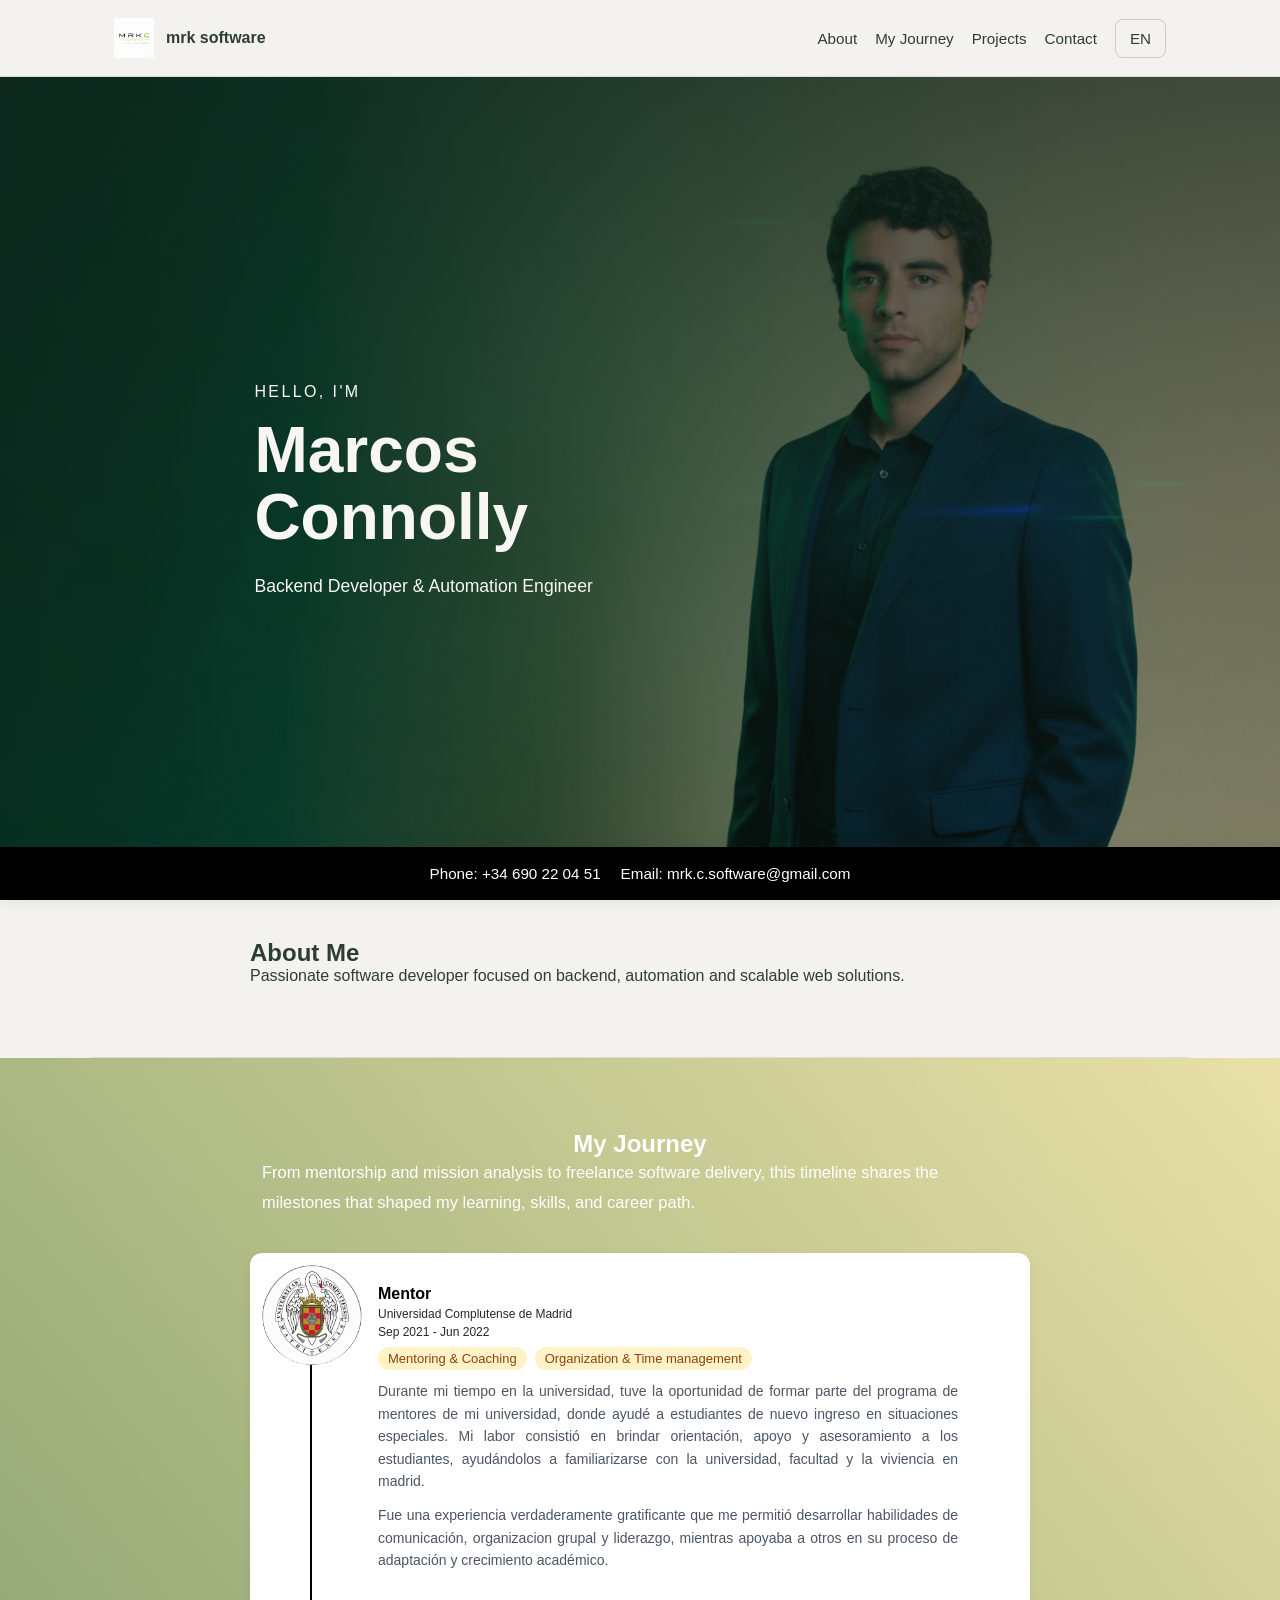
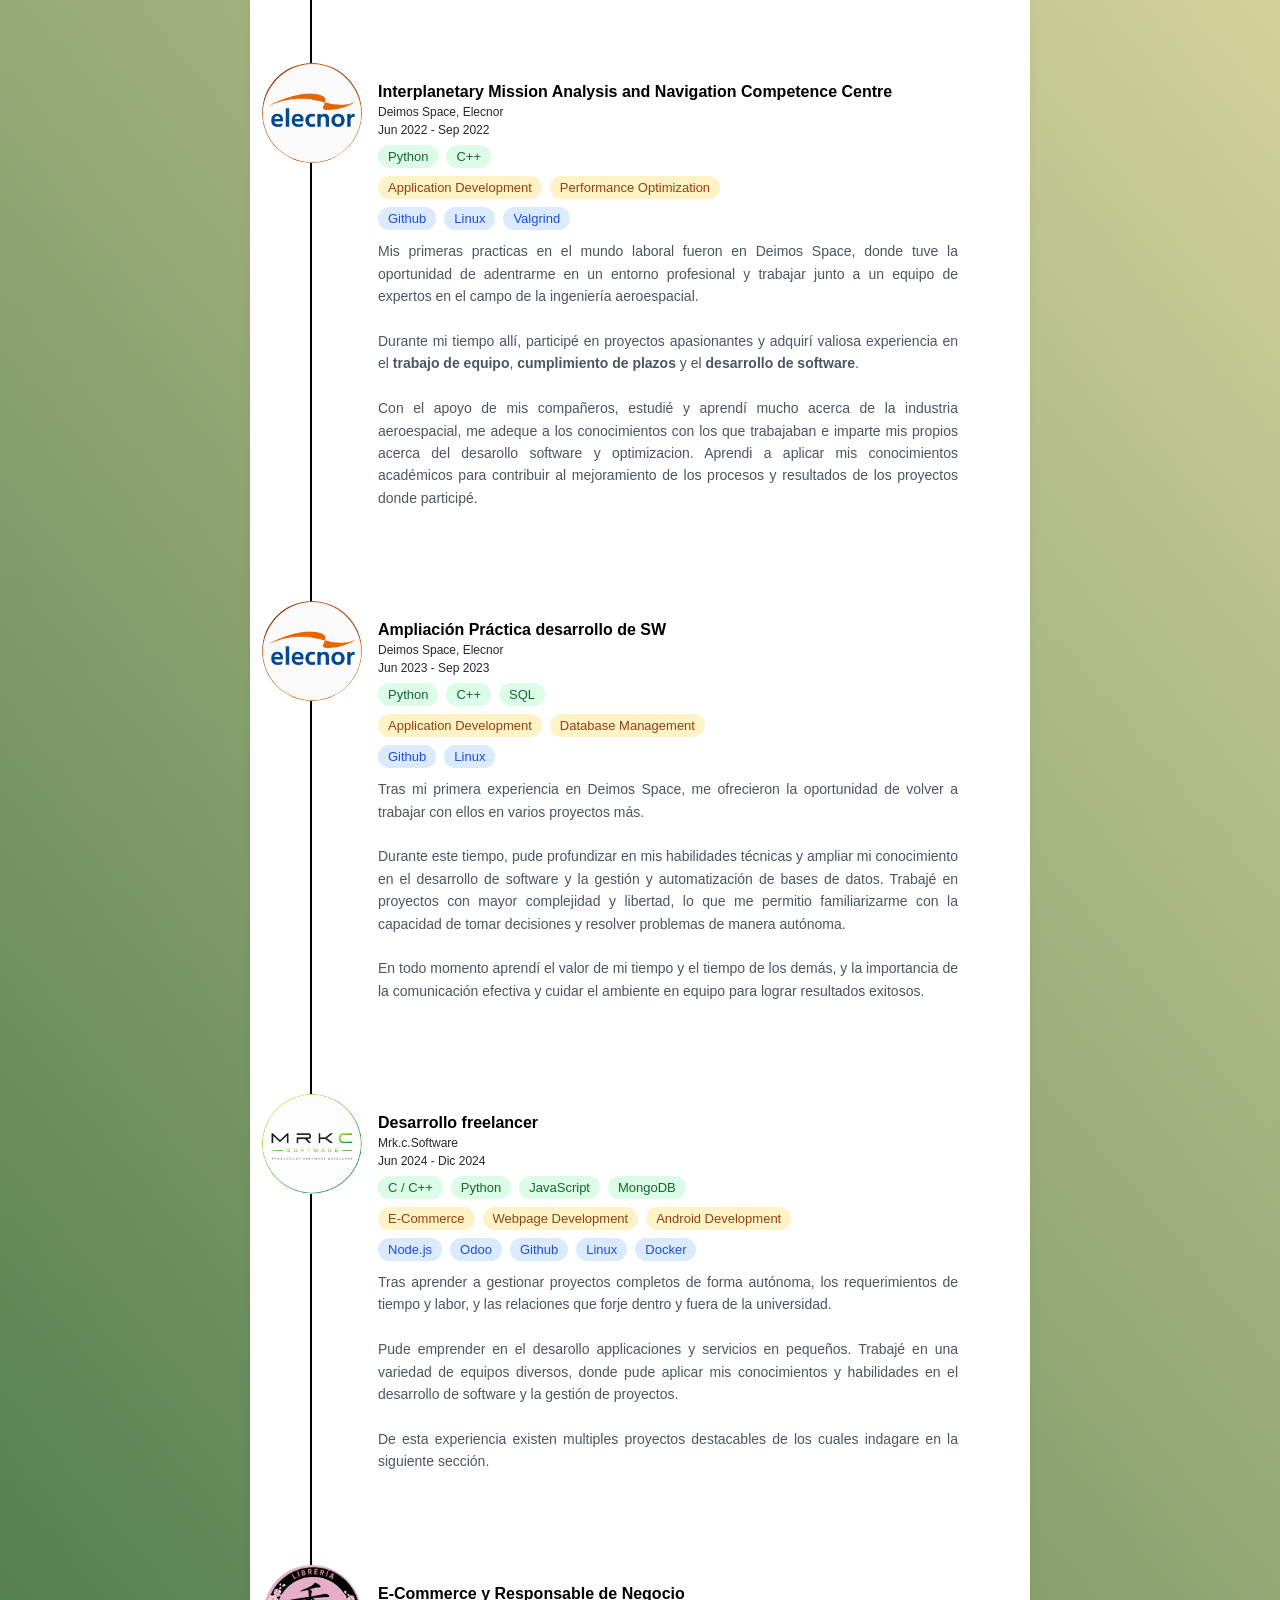
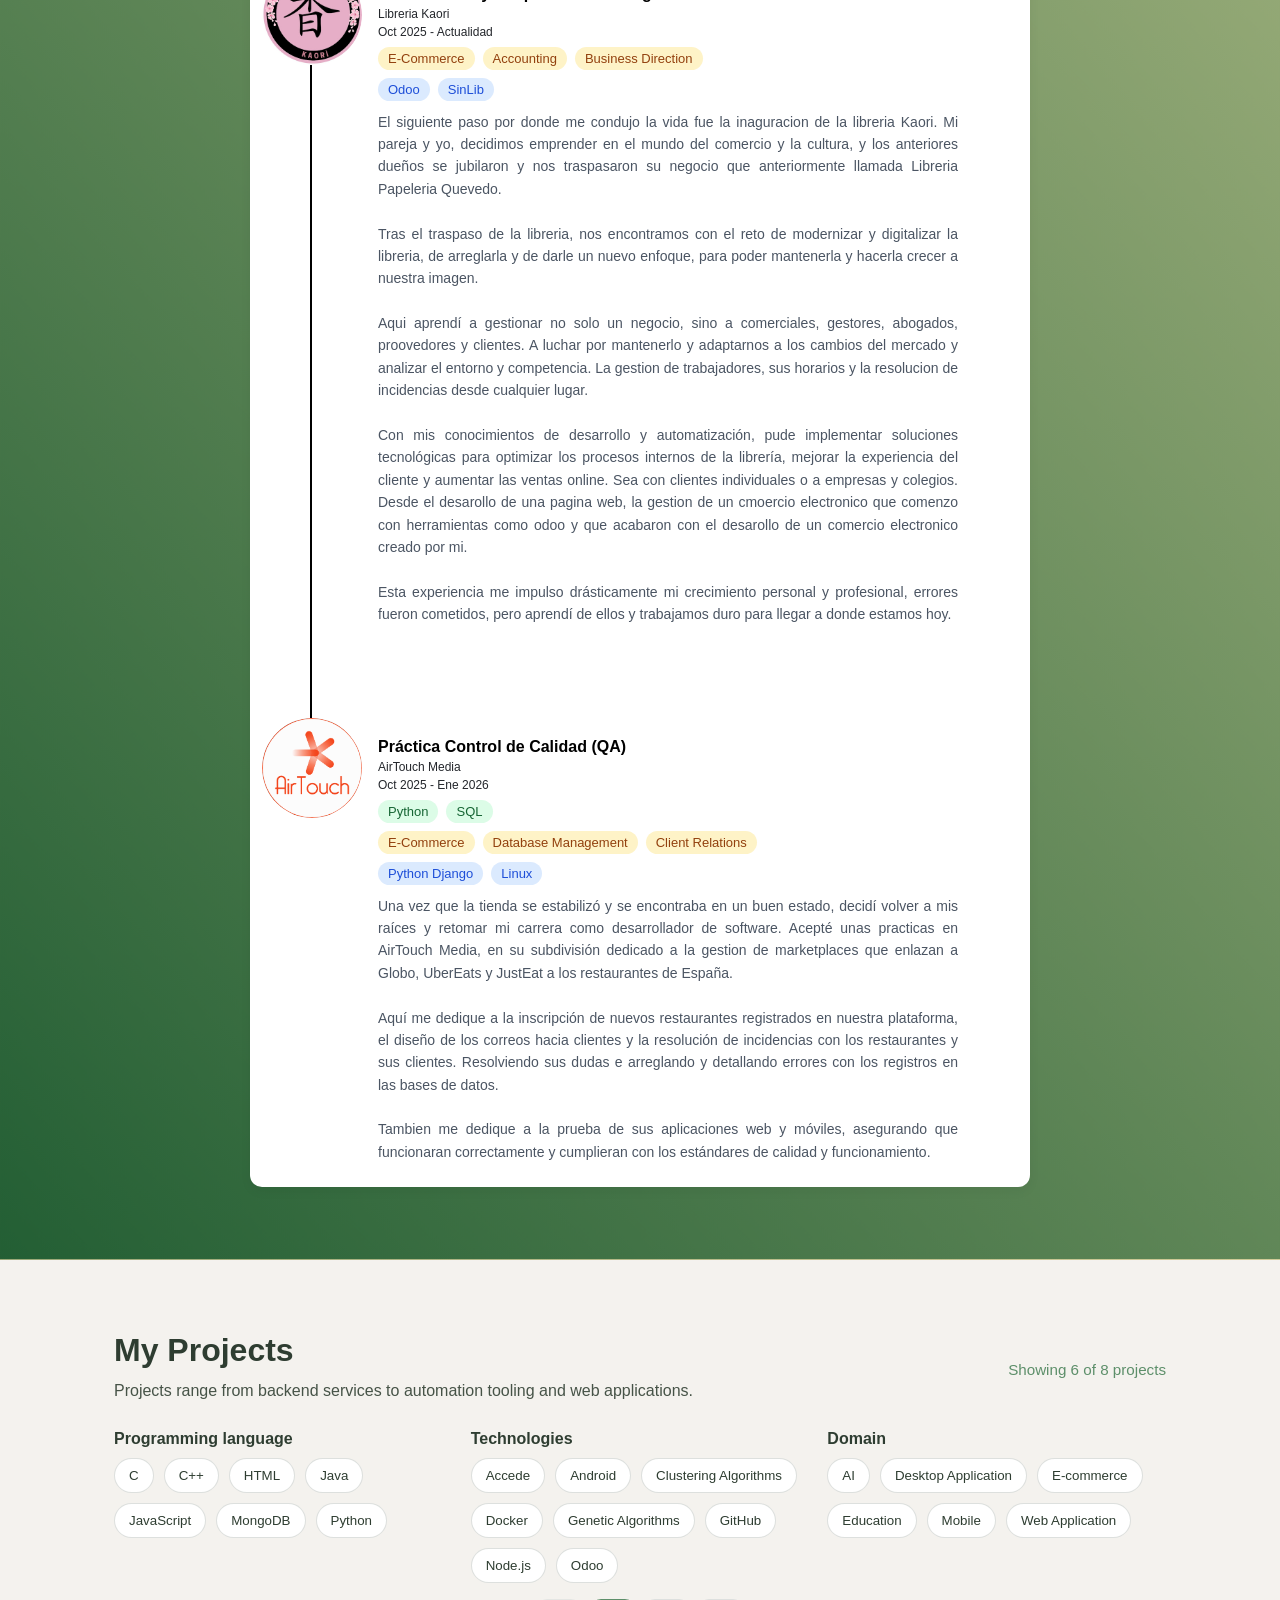
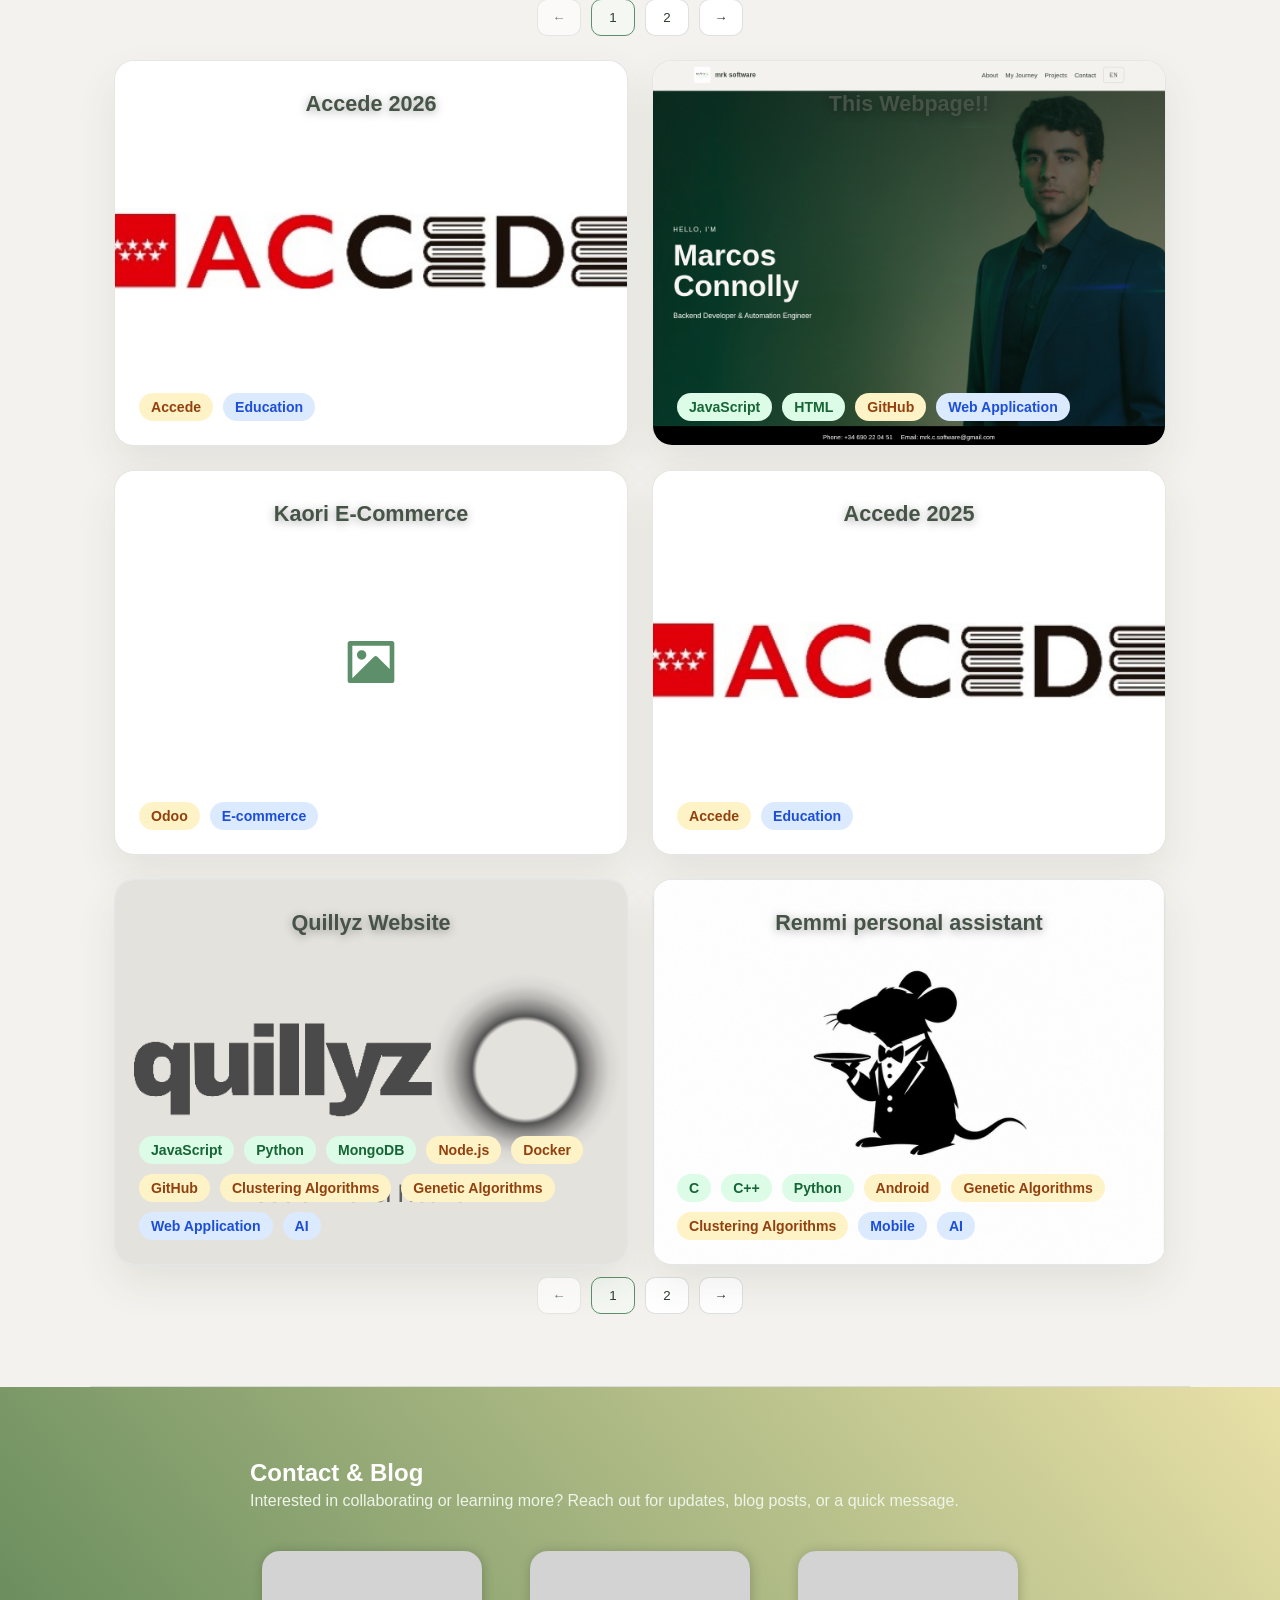
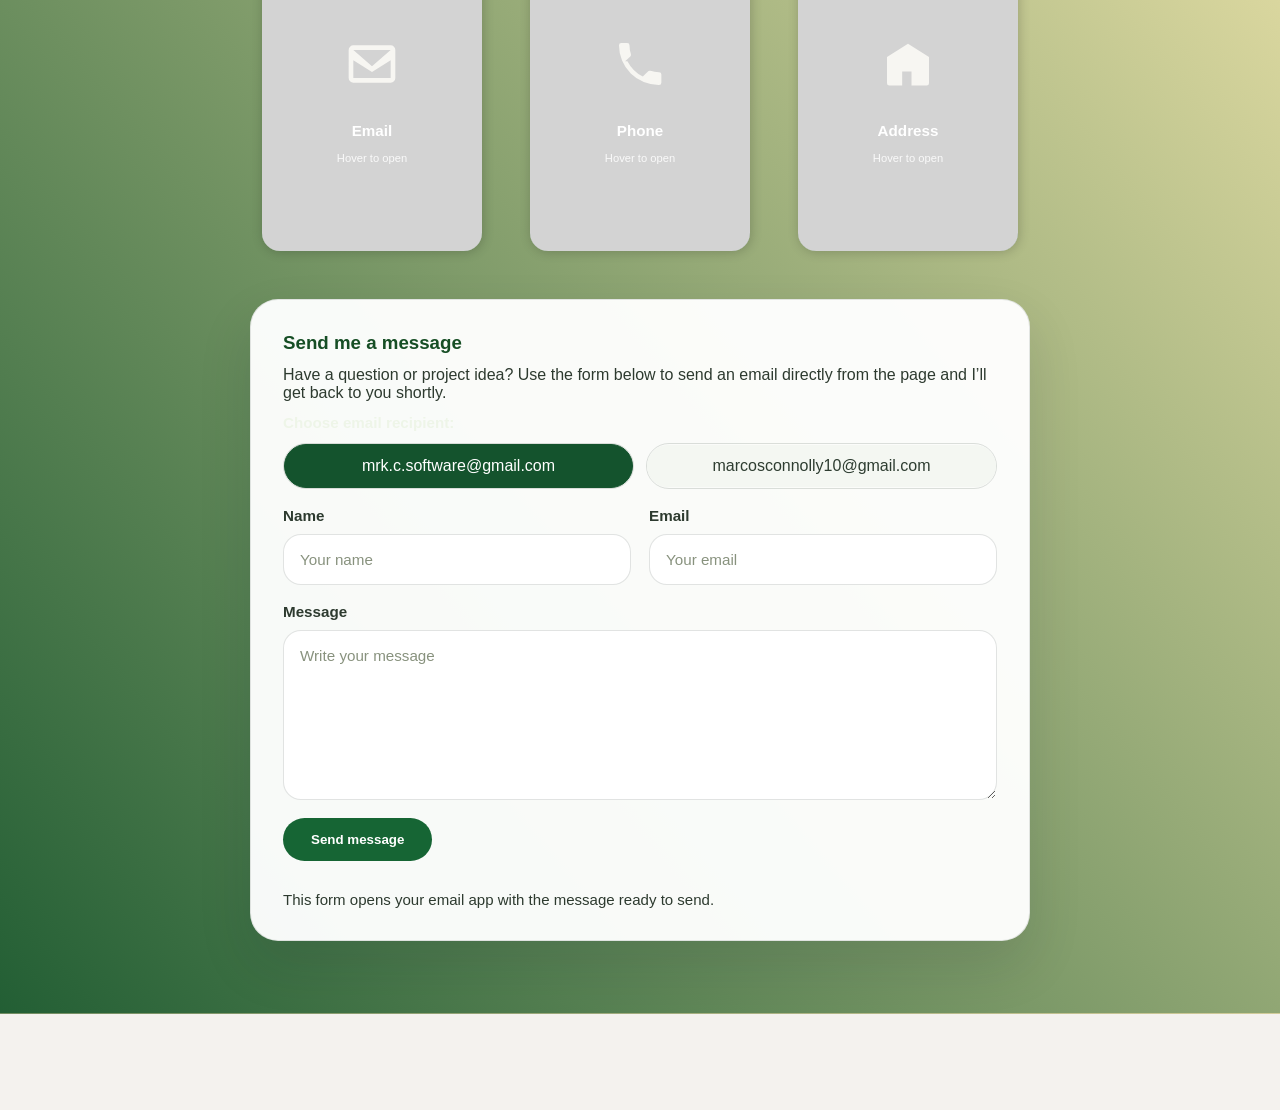
<file: index.html>
<!DOCTYPE html>
<html lang="en">
<head>
  <meta charset="UTF-8" />
  <meta name="viewport" content="width=device-width, initial-scale=1.0" />
  <title>Marcos Connolly</title>
  <link rel="stylesheet" href="css/styles.css" />
</head>
<body>
  <!-- Page header: logo on the left, section menu on the right -->
  <header class="site-header">
    <div class="header-inner">
      <a href="#hero" class="brand">
        <img src="assets/img/icon/MRKCSSquareLogoWhite.png" alt="Logo" class="logo" />
        <span>mrk software</span>
      </a>
      <nav class="site-nav">
        <a href="#about">About</a>
        <a href="#timeline">My Journey</a>
        <a href="#projects">Projects</a>
        <a href="#contact">Contact</a>
        <button type="button" class="lang-button">EN</button>
      </nav>
    </div>
  </header>

  <main>
    <!-- Main hero screen with background image and name/title on the left -->
    <section id="hero" class="hero">
      <div class="hero-content">
        <p class="hero-intro">Hello, I'm</p>
        <h1>Marcos Connolly</h1>
        <p class="hero-role">Backend Developer & Automation Engineer</p>
      </div>
    </section>

    <!-- About section: concise personal summary -->
    <section id="about" class="section-block-white">
      <div class="section-inner">
        <h2>About Me</h2>
        <p>Passionate software developer focused on backend, automation and scalable web solutions.</p>
      </div>
    </section>

    <!-- Journey section: overview of experience and milestones -->
    <section id="timeline" class="section-block-green">
      <div class="section-inner">
        <div class="timeline-header">
          <h2>My Journey</h2>
          <p>From mentorship and mission analysis to freelance software delivery, this timeline shares the milestones that shaped my learning, skills, and career path.</p>
        </div>

        <!-- From Uiverse.io by PriyanshuGupta28 --> 
         <!-- Timeline stepper component outer box -->
        <div class="timeline-stepper-box">
          <!-- Timeline stepper component with steps and controls -->
          <div class="timeline-stepper-step timeline-stepper-completed">

            <!-- Timeline stepper circle with checkmark icon -->
            <div class="timeline-stepper-circle has-logo"><img src="assets/img/icon/UCMIcon.png" alt="Logo" class="timeline-logo" /></div>
            <div class="timeline-stepper-line"></div>
            <div class="timeline-stepper-content">
              <div class="timeline-stepper-title">Mentor</div>
              <div class="timeline-stepper-time">Universidad Complutense de Madrid</div>
              <div class="timeline-stepper-time">Sep 2021 - Jun 2022</div>
              <div class="timeline-tags-row">
                <div class="timeline-stepperyellow-tag">Mentoring & Coaching</div>
                <div class="timeline-stepperyellow-tag">Organization & Time management</div>
              </div>
              <p class="timeline-stepper-description">
                Durante mi tiempo en la universidad, tuve la oportunidad de formar parte del 
                programa de mentores de mi universidad, donde ayudé a estudiantes de nuevo ingreso en situaciones especiales. 
                Mi labor consistió en brindar orientación, apoyo y asesoramiento a los estudiantes, 
                ayudándolos a familiarizarse con la universidad, facultad y la viviencia en madrid.
              </p>
              <p class="timeline-stepper-description">
                Fue una experiencia verdaderamente gratificante que me permitió desarrollar habilidades de comunicación,
                organizacion grupal y liderazgo, mientras apoyaba a otros en su proceso de adaptación y crecimiento académico.
              </p>

            </div>
          </div>

          <!-- Timeline stepper step: Active -->
          <div class="timeline-stepper-step timeline-stepper-active">
            <div class="timeline-stepper-circle has-logo"><img src="assets/img/icon/ElecnorIcon.png" alt="Logo" class="timeline-logo" /></div>
            <div class="timeline-stepper-line"></div>
            <div class="timeline-stepper-content">
              <div class="timeline-stepper-title">Interplanetary Mission Analysis and Navigation Competence Centre</div>
              <div class="timeline-stepper-time">Deimos Space, Elecnor</div>
              <div class="timeline-stepper-time">Jun 2022 - Sep 2022</div>
              <div class="timeline-tags-row">
                <div class="timeline-steppergreen-tag">Python</div>
                <div class="timeline-steppergreen-tag">C++</div>
              </div>
              <div class="timeline-tags-row">
                <div class="timeline-stepperyellow-tag">Application Development</div>
                <div class="timeline-stepperyellow-tag">Performance Optimization</div>
              </div>
              <div class="timeline-tags-row">
                <div class="timeline-stepperblue-tag">Github</div>
                <div class="timeline-stepperblue-tag">Linux</div>
                <div class="timeline-stepperblue-tag">Valgrind</div>
              </div>
              <p class="timeline-stepper-description">
                Mis primeras practicas en el mundo laboral fueron en Deimos Space, donde tuve la
                 oportunidad de adentrarme en un entorno profesional y trabajar junto a un equipo
                  de expertos en el campo de la ingeniería aeroespacial. <br><br>
                Durante mi tiempo allí, participé en proyectos apasionantes y adquirí valiosa
                 experiencia en el <b>trabajo de equipo</b>, <b>cumplimiento de plazos</b> y el <b>desarrollo de software</b>.<br><br>
                Con el apoyo de mis compañeros, estudié y aprendí mucho acerca de la industria aeroespacial,
                me adeque a los conocimientos con los que trabajaban e imparte mis propios acerca del desarollo software y optimizacion.
                Aprendi a aplicar mis conocimientos académicos para contribuir
                al mejoramiento de los procesos y resultados de los proyectos donde participé.
              </p>

            </div>
          </div>


          <!-- Timeline stepper step: Active -->
          <div class="timeline-stepper-step timeline-stepper-active">
            <div class="timeline-stepper-circle has-logo"><img src="assets/img/icon/ElecnorIcon.png" alt="Logo" class="timeline-logo" /></div>
            <div class="timeline-stepper-line"></div>
            <div class="timeline-stepper-content">
              <div class="timeline-stepper-title">Ampliación Práctica desarrollo de SW</div>
              <div class="timeline-stepper-time">Deimos Space, Elecnor</div>
              <div class="timeline-stepper-time">Jun 2023 - Sep 2023</div>
              <div class="timeline-tags-row">
                <div class="timeline-steppergreen-tag">Python</div>
                <div class="timeline-steppergreen-tag">C++</div>
                <div class="timeline-steppergreen-tag">SQL</div>
              </div>
              <div class="timeline-tags-row">
                <div class="timeline-stepperyellow-tag">Application Development</div>
                <div class="timeline-stepperyellow-tag">Database Management</div>
              </div>
              <div class="timeline-tags-row">
                <div class="timeline-stepperblue-tag">Github</div>
                <div class="timeline-stepperblue-tag">Linux</div>
              </div>
              <p class="timeline-stepper-description">
                Tras mi primera experiencia en Deimos Space, me ofrecieron la oportunidad
                 de volver a trabajar con ellos en varios proyectos más.  <br><br>
                  Durante este tiempo, pude profundizar en mis habilidades técnicas y 
                  ampliar mi conocimiento en el desarrollo de software y la gestión y 
                  automatización de bases de datos.
                Trabajé en proyectos con mayor complejidad y libertad, lo que me permitio
                 familiarizarme con la capacidad de tomar decisiones y resolver problemas
                  de manera autónoma.<br><br>
                En todo momento aprendí el valor de mi tiempo y el tiempo de los demás, y
                 la importancia de la comunicación efectiva y cuidar el ambiente en equipo
                  para lograr resultados exitosos.
              </p>
            </div>
          </div>

                    <!-- Timeline stepper step: Active -->
          <div class="timeline-stepper-step timeline-stepper-active">
            <div class="timeline-stepper-circle has-logo"><img src="assets/img/icon/MRKCSCircularLogoWhite.png" alt="Logo" class="timeline-logo" /></div>
            <div class="timeline-stepper-line"></div>
            <div class="timeline-stepper-content">
              <div class="timeline-stepper-title">Desarrollo freelancer</div>
              <div class="timeline-stepper-time">Mrk.c.Software</div>
              <div class="timeline-stepper-time">Jun 2024 - Dic 2024</div>
              <div class="timeline-tags-row">
                <div class="timeline-steppergreen-tag">C / C++</div>
                <div class="timeline-steppergreen-tag">Python</div>
                <div class="timeline-steppergreen-tag">JavaScript</div>
                <div class="timeline-steppergreen-tag">MongoDB</div>
              </div>
              <div class="timeline-tags-row">
                <div class="timeline-stepperyellow-tag">E-Commerce</div>
                <div class="timeline-stepperyellow-tag">Webpage Development</div>
                <div class="timeline-stepperyellow-tag">Android Development</div>
              </div>
              <div class="timeline-tags-row">
                <div class="timeline-stepperblue-tag">Node.js</div>
                <div class="timeline-stepperblue-tag">Odoo</div>
                <div class="timeline-stepperblue-tag">Github</div>
                <div class="timeline-stepperblue-tag">Linux</div>
                <div class="timeline-stepperblue-tag">Docker</div>
              </div>
              <p class="timeline-stepper-description">
                Tras aprender a gestionar proyectos completos de forma autónoma, 
                los requerimientos de tiempo y labor, y las relaciones que forje 
                dentro y fuera de la universidad.<br><br>
                Pude emprender en el desarollo applicaciones y servicios en pequeños. 
                Trabajé en una variedad de equipos diversos, donde pude aplicar mis 
                conocimientos y habilidades en el desarrollo de software y la gestión de proyectos. <br><br>
                De esta experiencia existen multiples proyectos destacables de los 
                cuales indagare en la siguiente sección.
                

              </p>
            </div>
          </div>

              
          <!-- Timeline stepper step: Pending --> 
          <div class="timeline-stepper-step timeline-stepper-pending">
            <div class="timeline-stepper-circle has-logo"><img src="assets/img/icon/LibreriaKaori.jpg" alt="Logo" class="timeline-logo" /></div>
            <div class="timeline-stepper-line"></div>
            <div class="timeline-stepper-content">
              <div class="timeline-stepper-title">E-Commerce y Responsable de Negocio</div>
              <div class="timeline-stepper-time">Libreria Kaori</div>
              <div class="timeline-stepper-time">Oct 2025 - Actualidad</div>
              <div class="timeline-tags-row">
                <div class="timeline-stepperyellow-tag">E-Commerce</div>
                <div class="timeline-stepperyellow-tag">Accounting</div>
                <div class="timeline-stepperyellow-tag">Business Direction</div>
              </div>
              <div class="timeline-tags-row">
                <div class="timeline-stepperblue-tag">Odoo</div>
                <div class="timeline-stepperblue-tag">SinLib</div>
              </div>
              <p class="timeline-stepper-description">
                El siguiente paso por donde me condujo la vida fue la inaguracion de la libreria Kaori. 
                Mi pareja y yo, decidimos emprender en el mundo del comercio y la cultura, y los anteriores
                 dueños se jubilaron y nos traspasaron su negocio que anteriormente llamada Libreria Papeleria Quevedo. <br><br>   

                Tras el traspaso de la libreria, nos encontramos con el reto de modernizar y digitalizar la libreria,
                de arreglarla y de darle un nuevo enfoque, para poder mantenerla y hacerla crecer a nuestra imagen. <br><br>        
                
                Aqui aprendí a gestionar no solo un negocio, sino a comerciales, gestores, abogados, proovedores y clientes.
                A luchar por mantenerlo y adaptarnos a los cambios del mercado y analizar el entorno y competencia. La gestion de 
                trabajadores, sus horarios y la resolucion de incidencias desde cualquier lugar.<br><br>

                Con mis conocimientos de desarrollo y automatización, pude implementar soluciones tecnológicas para optimizar 
                los procesos internos de la librería, mejorar la experiencia del cliente y aumentar las ventas online. Sea con clientes individuales
                o a empresas y colegios. Desde el desarollo de una pagina web, la gestion de un cmoercio electronico que comenzo con herramientas como
                odoo y que acabaron con el desarollo de un comercio electronico creado por mi.<br><br>

                Esta experiencia me impulso drásticamente mi crecimiento personal y profesional, errores fueron cometidos, pero aprendí de ellos y 
                trabajamos duro para llegar a donde estamos hoy.

              </p>
            </div>
          </div>


          <!-- Timeline stepper step: Pending --> 
          <div class="timeline-stepper-step timeline-stepper-pending">
            <div class="timeline-stepper-circle has-logo"><img src="assets/img/icon/AirTouchMedia.png" alt="Logo" class="timeline-logo" /></div>
            <div class="timeline-stepper-line"></div>
            <div class="timeline-stepper-content">
              <div class="timeline-stepper-title">Práctica Control de Calidad (QA)</div>
              <div class="timeline-stepper-time">AirTouch Media</div>
              <div class="timeline-stepper-time">Oct 2025 - Ene 2026</div>
              <div class="timeline-tags-row">
                <div class="timeline-steppergreen-tag">Python</div>
                <div class="timeline-steppergreen-tag">SQL</div>
              </div>
              <div class="timeline-tags-row">
                <div class="timeline-stepperyellow-tag">E-Commerce</div>
                <div class="timeline-stepperyellow-tag">Database Management</div>
                <div class="timeline-stepperyellow-tag">Client Relations</div>
              </div>
              <div class="timeline-tags-row">
                <div class="timeline-stepperblue-tag">Python Django</div>
                <div class="timeline-stepperblue-tag">Linux</div>

              </div>
              <p class="timeline-stepper-description">
                Una vez que la tienda se estabilizó y se encontraba en un buen estado, 
                decidí volver a mis raíces y retomar mi carrera como desarrollador de software. Acepté unas practicas 
                en AirTouch Media, en su subdivisión dedicado a la gestion de marketplaces que enlazan a Globo, UberEats y JustEat 
                a los restaurantes de España. <br><br>

                Aquí me dedique a la inscripción de nuevos restaurantes registrados en nuestra plataforma, el diseño de los correos
                hacia clientes y la resolución de incidencias con los restaurantes y sus clientes. Resolviendo sus dudas e arreglando y detallando
                errores con los registros en las bases de datos. <br><br>

                Tambien me dedique a la prueba de sus aplicaciones web y móviles, asegurando que funcionaran correctamente y
                 cumplieran con los estándares de calidad y funcionamiento.
                
              </p>
            </div>
          </div>






        </div>

      </div>
    </section>

    <!-- Projects section: portfolio grid with filters and pagination -->
    <section id="projects" class="section-block section-block-white">
      <div class="section-inner">
        <div class="projects-header">
          <div>
            <h2>My Projects</h2>
            <p>Projects range from backend services to automation tooling and web applications.</p>
          </div>
          <div class="projects-page-summary" id="projectPageSummary" aria-live="polite"></div>
        </div>

        <div class="projects-controls">
          <div class="filter-group" aria-label="Programming language filters">
            <span class="filter-label">Programming language</span>
            <div class="filter-chips" id="languageFilters"></div>
          </div>
          <div class="filter-group" aria-label="Technologies filters">
            <span class="filter-label">Technologies</span>
            <div class="filter-chips" id="techFilters"></div>
          </div>
          <div class="filter-group" aria-label="Domain filters">
            <span class="filter-label">Domain</span>
            <div class="filter-chips" id="domainFilters"></div>
          </div>
        </div>

        <div class="projects-pagination-top" id="paginationTop"></div>

        <div class="project-grid" id="projectGrid"></div>

        <div class="projects-pagination-bottom" id="paginationBottom"></div>

        <div id="projectModal" class="modal hidden" aria-hidden="true" role="dialog" aria-modal="true">
          <div class="modal__overlay" data-modal-close></div>
          <div class="modal__window" role="document">
            <button type="button" class="modal__close" aria-label="Close project details">×</button>
            <div class="modal__header">
              <div class="modal__header-logo">
                <img id="modalLogo" src="assets/img/icon/MRKCSCircularLogoWhite.png" alt="Project logo" />
              </div>
              <h2 id="modalTitle"></h2>
            </div>
            <div class="modal__carousel">
              <button type="button" class="carousel-button carousel-button--left" id="carouselLeft" aria-label="Show previous images">←</button>
              <div class="carousel-wrapper">
                <div class="carousel-track" id="carouselTrack"></div>
              </div>
              <button type="button" class="carousel-button carousel-button--right" id="carouselRight" aria-label="Show next images">→</button>
            </div>
            <div class="modal__content">
              <div class="modal__section modal__section--wide">
                <h3>Collaborators</h3>
                <div id="modalCollaborators" class="modal__collaborators"></div>
              </div>
              <div class="modal__section modal__section--wide">
                <h3>Languages, Technologies & Domains</h3>
                <div id="modalTags" class="modal__tags"></div>
              </div>
              <div class="modal__section modal__section--wide">
                <h3>Project description</h3>
                <p id="modalDescription"></p>
              </div>
            </div>
          </div>
        </div>
      </div>
    </section>

    <!-- Contact section: call to action for communication and blog updates -->
    <section id="contact" class="section-block-green">
      <div class="section-inner">
        <div class="contact-header">
          <h2>Contact & Blog</h2>
          <p>Interested in collaborating or learning more? Reach out for updates, blog posts, or a quick message.</p>
        </div>

        <div class="contact-cards">
          <article class="book" tabindex="0">
            <div class="cover">
              <div class="cover__front">
                <svg viewBox="0 0 24 24" class="contact-card-icon" aria-hidden="true">
                  <path d="M4 4h16a2 2 0 0 1 2 2v12a2 2 0 0 1-2 2H4a2 2 0 0 1-2-2V6a2 2 0 0 1 2-2Zm0 2v.01L12 13 20 6.01V6H4Zm0 4.4V18h16v-7.6l-8 5-8-5Z" />
                </svg>
                <p class="contact-card-title">Email</p>
                <p class="contact-card-detail">Hover to open</p>
              </div>
            </div>
            <div class="book__content">
              <p class="contact-card-title">My Email</p>
              <p class="contact-card-detail"><strong>mrk.c.software@gmail.com</strong><br><strong>marcosconnolly10@gmail.com</strong></p>
            </div>
          </article>

          <article class="book" tabindex="0">
            <div class="cover">
              <div class="cover__front">
                <svg viewBox="0 0 24 24" class="contact-card-icon" aria-hidden="true">
                  <path d="M6.62 10.79a15.091 15.091 0 0 0 6.59 6.59l2.2-2.2a1 1 0 0 1 1.06-.24 11.72 11.72 0 0 0 3.69.59 1 1 0 0 1 1 1V20a1 1 0 0 1-1 1A17 17 0 0 1 3 4a1 1 0 0 1 1-1h2.5a1 1 0 0 1 1 1 11.72 11.72 0 0 0 .59 3.69 1 1 0 0 1-.24 1.06l-2.23 2.04Z" />
                </svg>
                <p class="contact-card-title">Phone</p>
                <p class="contact-card-detail">Hover to open</p>
              </div>
            </div>
            <div class="book__content">
              <p class="contact-card-title">My Phone</p>
              <p class="contact-card-detail"><strong>+34 690 22 04 51</strong></p>
            </div>
          </article>

          <article class="book" tabindex="0">
            <div class="cover">
              <div class="cover__front">
                <svg viewBox="0 0 24 24" class="contact-card-icon" aria-hidden="true">
                  <path d="M12 3.28 3 9.03v11.22a1 1 0 0 0 1 1h5.5v-6h4v6H20a1 1 0 0 0 1-1V9.03L12 3.28Zm7 8.95-7-4.33-7 4.33V19h3v-6h8v6h3v-6.77Z" />
                </svg>
                <p class="contact-card-title">Address</p>
                <p class="contact-card-detail">Hover to open</p>
              </div>
            </div>
            <div class="book__content">
              <p class="contact-card-title">Home Address</p>
              <p class="contact-card-detail">Calle José de Salamanca, 4<br>28009 Madrid, España</p>
            </div>
          </article>
        </div>

        <div class="contact-form-section">
          <h3>Send me a message</h3>
          <p>Have a question or project idea? Use the form below to send an email directly from the page and I’ll get back to you shortly.</p>
          <form id="contactForm" class="contact-form" novalidate>
            <div class="contact-form-recipient">
              <span class="contact-form-label">Choose email recipient:</span>
              <div class="contact-recipient-options">
                <label class="contact-recipient-option">
                  <input type="radio" name="recipient" value="mrk.c.software@gmail.com" checked />
                  <span>mrk.c.software@gmail.com</span>
                </label>
                <label class="contact-recipient-option">
                  <input type="radio" name="recipient" value="marcosconnolly10@gmail.com" />
                  <span>marcosconnolly10@gmail.com</span>
                </label>
              </div>
            </div>
            <div class="contact-form-row">
              <label class="contact-form-field">
                <span>Name</span>
                <input type="text" name="name" placeholder="Your name" required />
              </label>
              <label class="contact-form-field">
                <span>Email</span>
                <input type="email" name="email" placeholder="Your email" required />
              </label>
            </div>
            <label class="contact-form-field">
              <span>Message</span>
              <textarea name="message" placeholder="Write your message" required></textarea>
            </label>
            <button type="submit">Send message</button>
            <p class="contact-form-note">This form opens your email app with the message ready to send.</p>
          </form>
        </div>
      </div>
    </section>
  </main>

  <!-- Footer with direct contact details -->
  <footer class="site-footer">
    <div class="footer-inner">
      <span>Phone: +34 690 22 04 51</span>
      <span>Email: mrk.c.software@gmail.com</span>
    </div>
  </footer>

  <script src="js/projects.js"></script>
  <script src="js/scripts.js"></script>
</body>
</html>
</file>
<file: css/styles.css>
/* Reset defaults for consistent cross-browser rendering */
* {
  margin: 0;
  padding: 0;
  box-sizing: border-box;
}

/* Page background and typography */
body {
  background: #f4f2ee;
  color: #2e3d31;
  font-family: Arial, Helvetica, sans-serif;
}

a {
  color: inherit;
  text-decoration: none;
}

/* Header with logo and navigation */
.site-header {
  position: sticky;
  top: 0;
  width: 100%;
  background: rgba(244, 242, 238, 0.96);
  backdrop-filter: blur(10px);
  border-bottom: 1px solid rgba(46, 61, 49, 0.12);
  z-index: 10;
}

.header-inner {
  max-width: 1100px;
  margin: 0 auto;
  padding: 18px 24px;
  display: flex;
  align-items: center;
  justify-content: space-between;
  gap: 24px;
}

.brand {
  display: inline-flex;
  align-items: center;
  gap: 12px;
  font-weight: bold;
}

.logo {
  width: 40px;
  height: 40px;
  object-fit: contain;
}

.site-nav {
  display: flex;
  gap: 18px;
  flex-wrap: wrap;
  align-items: center;
}

.site-nav a,
.site-nav .lang-button {
  font-size: 0.95rem;
  color: #2e3d31;
  transition: color 0.2s ease, background-color 0.2s ease, border-color 0.2s ease;
}

.site-nav a:hover {
  color: #5d8f6a;
}

.lang-button {
  border: 1px solid rgba(46, 61, 49, 0.2);
  background: transparent;
  padding: 10px 14px;
  border-radius: 8px;
  cursor: pointer;
}

.lang-button:hover {
  background: rgba(93, 143, 106, 0.08);
  border-color: rgba(93, 143, 106, 0.3);
}

main {
  max-width: 1100px;
  margin: 0 auto;
}

/* Full hero section with image background */
.hero {
  position: relative;
  width: 100vw;
  left: 50%;
  right: 50%;
  margin-left: -50vw;
  margin-right: -50vw;
  min-height: calc(100vh - 110px);
  display: flex;
  align-items: center;
  padding: 100px 24px 60px;
  background-image: url('../assets/img/icon/MarkImage.jpg');
  background-size: cover;
  background-position: center;
  background-repeat: no-repeat;
  color: #f7f6f2;
}

.hero::before {
  content: "";
  position: absolute;
  inset: 0;
  background: linear-gradient(180deg, rgba(16, 33, 26, 0.75), rgba(16, 33, 26, 0.35));
  z-index: 1;
}

.hero-content {
  position: relative;
  z-index: 2;
  max-width: 420px;
  width: min(420px, 36vw);
  margin-left: clamp(60px, 18vw, 1400px);
}

.hero-intro {
  font-size: 1rem;
  letter-spacing: 0.15em;
  text-transform: uppercase;
  margin-bottom: 16px;
}

.hero h1 {
  font-size: clamp(2.75rem, 5vw, 4.5rem);
  margin-bottom: 20px;
  line-height: 1.05;
}

.hero-role {
  font-size: 1.1rem;
  max-width: 420px;
  line-height: 1.65;
}

.section-block-white {
  padding: 72px 24px;
  border-bottom: 1px solid rgba(46, 61, 49, 0.12);
}
.section-block-green {
  position: relative;
  left: 50%;
  right: 50%;
  width: 100vw;
  margin-left: -50vw;
  margin-right: -50vw;
  padding: 72px 24px;
  border-bottom: 1px solid rgba(46, 61, 49, 0.12);
  background: linear-gradient(50deg, rgba(17, 82, 36, 0.92) 0%, rgba(232, 223, 161, 0.92) 100%);
}

.section-inner {
  max-width: 780px;
  margin: 0 auto;
}

.contact-header h2,
.contact-form-section h3 {
  color: #ffffff;
}

.contact-header p {
  color: #eef5e8;
  max-width: 720px;
  line-height: 1.8;
}

.contact-cards {
  display: grid;
  grid-template-columns: repeat(3, minmax(220px, 1fr));
  gap: 24px;
  margin-top: 36px;
}

.book {
  position: relative;
  border-radius: 18px;
  width: 220px;
  height: 300px;
  background-color: whitesmoke;
  box-shadow: 1px 1px 12px rgba(0, 0, 0, 0.2);
  transform-style: preserve-3d;
  perspective: 2000px;
  display: flex;
  align-items: center;
  justify-content: center;
  color: #000;
  margin: 0 auto;
  overflow: hidden;
}

.book__content {
  position: absolute;
  top: 0;
  left: 0;
  width: 100%;
  height: 100%;
  padding: 16px;
  display: flex;
  flex-direction: column;
  align-items: center;
  justify-content: center;
  gap: 8px;
  text-align: center;
  background: #275d26;
  color: #ffffff;
  border-radius: 18px;
  backface-visibility: hidden;
  z-index: 1;
}

.cover {
  top: 0;
  position: absolute;
  background-color: lightgray;
  width: 100%;
  height: 100%;
  border-radius: 18px;
  cursor: pointer;
  transition: all 0.5s;
  transform-origin: left center;
  box-shadow: 1px 1px 12px rgba(0, 0, 0, 0.2);
  display: flex;
  align-items: center;
  justify-content: center;
  backface-visibility: hidden;
  z-index: 2;
}

.book:hover .cover,
.book:focus-within .cover {
  transition: all 0.5s;
  transform: rotateY(-80deg);
}

.cover__front {
  display: flex;
  flex-direction: column;
  align-items: center;
  justify-content: center;
  gap: 12px;
  width: 100%;
  padding: 24px;
  text-align: center;
}

.book .contact-card-title,
.book .contact-card-detail {
  margin: 0;
}

.book .contact-card-title {
  font-size: 0.95rem;
  font-weight: 700;
}

.book .contact-card-detail {
  font-size: 0.7rem;
  line-height: 1.4;
}

.book .contact-card-detail strong {
  display: block;
  font-size: 0.7 rem;
}

.contact-card-icon {
  width: 56px;
  height: 56px;
  margin-bottom: 18px;
  fill: #f7f6f2;
}

.flip-card__back .contact-card-title,
.flip-card__back .contact-card-detail {
  color: #ffffff;
}

.contact-card-title {
  font-size: 1.2rem;
  font-weight: 700;
  margin-bottom: 12px;
  color: #ffffff;
}

.contact-card-detail {
  color: rgba(255, 255, 255, 0.88);
  line-height: 1.8;
  font-size: 1rem;
}

.contact-form-section {
  margin-top: 48px;
  padding: 32px;
  background: rgba(255, 255, 255, 0.96);
  border-radius: 28px;
  border: 1px solid rgba(46, 61, 49, 0.12);
  box-shadow: 0 24px 54px rgba(15, 23, 42, 0.12);
}

.contact-form-section p {
  margin-top: 12px;
  color: #2d3a2f;
}

.contact-form-section h3 {
  color: #164e25;
}

.direct-contact-box {
  margin-top: 24px;
  padding: 24px;
  border-radius: 24px;
  background: rgba(255, 255, 255, 0.18);
  border: 1px solid rgba(255, 255, 255, 0.3);
}

.direct-contact-box h3 {
  margin: 0 0 12px;
  color: #ffffff;
}

.direct-contact-box p {
  margin: 8px 0;
  color: #eef5e8;
}

.direct-contact-box strong {
  color: #ffffff;
}

.contact-form {
  display: grid;
  gap: 18px;
  margin-top: 12px;
}

.contact-form-recipient {
  display: grid;
  gap: 12px;
}

.contact-form-label {
  display: block;
  font-size: 0.95rem;
  font-weight: 700;
  color: #eef5e8;
}

.contact-recipient-options {
  display: grid;
  grid-template-columns: repeat(2, minmax(0, 1fr));
  gap: 12px;
}

.contact-recipient-option {
  display: inline-flex;
  align-items: center;
  justify-content: center;
  padding: 0;
  border-radius: 999px;
  border: 1px solid rgba(46, 61, 49, 0.16);
  background: transparent;
  color: #2e3d31;
  cursor: pointer;
  transition: border-color 0.2s ease;
}

.contact-recipient-option input {
  display: none;
}

.contact-recipient-option span {
  width: 100%;
  display: inline-flex;
  justify-content: center;
  align-items: center;
  padding: 12px 18px;
  border-radius: 999px;
  background: #f4f7f2;
  color: #2e3d31;
  transition: background-color 0.2s ease, color 0.2s ease, border-color 0.2s ease;
}

.contact-recipient-option:hover span {
  background: #d9f0dc;
}

.contact-recipient-option input:checked + span {
  background: #14532d;
  color: #ffffff;
  border: 1px solid #14532d;
}

.contact-form-row {
  display: grid;
  grid-template-columns: repeat(2, minmax(0, 1fr));
  gap: 18px;
}

.contact-form-field {
  display: grid;
  gap: 10px;
  color: #2d3a2f;
  font-size: 0.95rem;
}

.contact-form-field span {
  font-weight: 600;
}

.contact-form input,
.contact-form textarea {
  width: 100%;
  border-radius: 18px;
  border: 1px solid rgba(46, 61, 49, 0.14);
  background: #ffffff;
  color: #2d3a2f;
  padding: 16px;
  font: inherit;
}

.contact-form input::placeholder,
.contact-form textarea::placeholder {
  color: #88927e;
}

.contact-form textarea {
  min-height: 170px;
  resize: vertical;
}

.contact-form button {
  width: max-content;
  border: none;
  border-radius: 999px;
  padding: 14px 28px;
  background: #166534;
  color: #ffffff;
  font-weight: 700;
  cursor: pointer;
  transition: transform 0.2s ease, background-color 0.2s ease;
}

.contact-form button:hover {
  transform: translateY(-1px);
  background: #14532d;
}

.contact-form-note {
  margin: 0;
  color: #e7f0de;
  font-size: 0.94rem;
}

@media (max-width: 960px) {
  .contact-cards {
    grid-template-columns: repeat(2, minmax(0, 1fr));
  }
}

@media (max-width: 680px) {
  .contact-cards,
  .contact-form-row {
    grid-template-columns: 1fr;
  }
}

#projects .section-inner {
  max-width: 1100px;
}

.section-block h2 {
  font-size: 2rem;
  margin-bottom: 16px;
}

.section-block p {
  max-width: 43rem;
  color: #465347;
  line-height: 1.8;
}

.timeline-header {
  margin-bottom: 36px;
}

.timeline-header h2 {
  color: #ffffff;
  text-align: center;
}

.timeline-header p {
  color: #ffffff;
  max-width: none;
  margin: 0;
  padding: 0 12px;
  font-size: 1.03rem;
  line-height: 1.8;
  text-align: left;
}

.site-footer {
  position: fixed;
  left: 0;
  right: 0;
  bottom: 0;
  z-index: 20;
  background-color: #000000;
  opacity: 1;
  padding: 18px 24px;
  box-shadow: 0 -2px 16px rgba(46, 61, 49, 0.12);
}

.footer-inner {
  max-width: 1100px;
  margin: 0 auto;
  display: flex;
  gap: 20px;
  justify-content: center;
  flex-wrap: wrap;
  color: #ffffff;
  font-size: 0.95rem;
}

/* Ensure page content does not hide behind fixed footer */
body {
  padding-bottom: 96px;
}

@media (max-width: 800px) {
  .header-inner {
    flex-direction: column;
    align-items: flex-start;
  }

  .hero {
    padding-top: 140px;
    min-height: 60vh;
  }
}

@media (max-width: 560px) {
  .site-nav {
    width: 100%;
    justify-content: flex-start;
    gap: 12px;
  }

  .hero h1 {
    font-size: 2.5rem;
  }
}

.projects-header {
  display: flex;
  flex-wrap: wrap;
  align-items: center;
  justify-content: space-between;
  gap: 16px;
  margin-bottom: 24px;
}

.projects-header h2 {
  margin-bottom: 8px;
}

.projects-controls {
  display: grid;
  grid-template-columns: repeat(3, minmax(0, 1fr));
  gap: 18px;
  align-items: start;
  margin-bottom: 16px;
}

.filter-group {
  display: flex;
  flex-direction: column;
  align-items: flex-start;
  gap: 10px;
}

.projects-pagination-top {
  display: flex;
  justify-content: center;
  gap: 10px;
  margin-bottom: 24px;
}

.filter-label {
  font-weight: 600;
  color: #2e3d31;
  white-space: nowrap;
}

.filter-chips {
  display: flex;
  flex-wrap: wrap;
  gap: 10px;
}

.filter-chip {
  border: 1px solid rgba(46, 61, 49, 0.16);
  background: white;
  color: #2e3d31;
  padding: 9px 14px;
  border-radius: 999px;
  cursor: pointer;
  transition: transform 0.2s ease, border-color 0.2s ease, background-color 0.2s ease;
}

.filter-chip:hover,
.filter-chip[aria-pressed="true"] {
  border-color: #5d8f6a;
  background-color: #f4f7f2;
}

.filter-chip[aria-pressed="true"] {
  background-color: #dde7d8;
}

.project-grid {
  display: grid;
  grid-template-columns: repeat(2, minmax(0, 1fr));
  gap: 24px;
}

.project-card {
  width: 100%;
  aspect-ratio: 4 / 3;
  background: transparent;
  display: flex;
  align-items: stretch;
  justify-content: center;
  padding: 0;
  cursor: pointer;
}

.project-card:focus-visible {
  outline: 3px solid rgba(93, 143, 106, 0.45);
  outline-offset: 6px;
}

.project-card:active .card {
  transform: translateY(0) scale(0.98);
}

.card {
  width: 100%;
  height: 100%;
  position: relative;
  background: white;
  border-radius: 20px;
  border: 1px solid rgba(46, 61, 49, 0.12);
  display: flex;
  align-items: center;
  justify-content: center;
  box-shadow: 0 18px 40px rgba(46, 61, 49, 0.09);
  transition: transform 0.25s ease, box-shadow 0.25s ease;
  overflow: hidden;
}

.card:hover {
  transform: translateY(-3px);
  box-shadow: 0 24px 48px rgba(46, 61, 49, 0.14);
}

.card__image {
  position: absolute;
  inset: 0;
  display: flex;
  align-items: center;
  justify-content: center;
  transition: filter 0.25s ease, transform 0.25s ease;
  z-index: 1;
  overflow: hidden;
}

.card:hover .card__image {
  filter: blur(4px) brightness(0.65);
  transform: scale(1.03);
}

.card__image-media {
  width: 100%;
  height: 100%;
  object-fit: cover;
  display: block;
}

.card__image svg {
  width: 56px;
  height: 56px;
  fill: #5d8f6a;
}

.card__text {
  position: absolute;
  inset: 0;
  display: flex;
  flex-direction: column;
  justify-content: space-between;
  align-items: flex-start;
  padding: 24px;
  gap: 12px;
  z-index: 2;
  text-align: left;
}

.card__top {
  display: flex;
  flex-direction: column;
  gap: 10px;
  width: 100%;
}

.card__title {
  margin: 0;
  font-size: 1.35rem;
  font-weight: 700;
  color: #ffffff;
  text-shadow: 0 2px 10px rgba(0, 0, 0, 0.35);
  text-align: center;
  transition: opacity 0.25s ease, transform 0.25s ease;
}

.card__description {
  margin: 0;
  font-size: 1rem;
  color: rgba(255, 255, 255, 0.85);
  line-height: 1.6;
  opacity: 0;
  max-height: 0;
  overflow: hidden;
  transition: opacity 0.25s ease, max-height 0.25s ease, color 0.25s ease;
}

.card:hover .card__description {
  color: #ffffff;
}

.card__footer {
  display: flex;
  flex-wrap: wrap;
  gap: 10px;
  width: 100%;
  transition: opacity 0.25s ease, transform 0.25s ease;
}

.card:hover .card__title,
.card:hover .card__footer {
  opacity: 0;
  transform: translateY(-8px);
}

.card:hover .card__description {
  opacity: 1;
  max-height: 120px;
}

.card__footer {
  display: flex;
  flex-wrap: wrap;
  gap: 10px;
  width: 100%;
}

.card__finished {
  position: absolute;
  right: 24px;
  bottom: 24px;
  color: #ffffff;
  font-size: 0.85rem;
  font-weight: 600;
  opacity: 0;
  transition: opacity 0.25s ease;
  z-index: 3;
}

.card:hover .card__finished {
  opacity: 1;
}

.card-tag {
  display: inline-flex;
  align-items: center;
  justify-content: center;
  padding: 6px 12px;
  border-radius: 999px;
  font-size: 0.88rem;
  font-weight: 600;
  color: #1f2937;
}

.card-tag--language {
  background: #dcfce7;
  color: #166534;
}

.card-tag--technology {
  background: #fef3c7;
  color: #92400e;
}

.card-tag--domain {
  background: #dbeafe;
  color: #1d4ed8;
}

.card__text::before {
  content: '';
  position: absolute;
  inset: 0;
  background: transparent;
  transition: background 0.25s ease;
  z-index: -1;
}

.card:hover .card__text::before {
  background: linear-gradient(180deg, rgba(0,0,0,0.22) 0%, rgba(0,0,0,0.55) 100%);
}

.modal {
  position: fixed;
  inset: 0;
  z-index: 50;
  display: flex;
  align-items: center;
  justify-content: center;
  padding: 24px;
}

.modal.hidden {
  display: none;
}

.modal__overlay {
  position: absolute;
  inset: 0;
  background: rgba(15, 23, 42, 0.72);
  backdrop-filter: blur(4px);
}

.modal__window {
  position: relative;
  width: min(1100px, 100%);
  max-height: min(90vh, 900px);
  overflow: hidden;
  background: #f9fafb;
  border-radius: 28px;
  box-shadow: 0 28px 80px rgba(15, 23, 42, 0.24);
  z-index: 2;
  padding: 24px;
  display: grid;
  gap: 20px;
}

.modal__close {
  position: absolute;
  top: 18px;
  right: 18px;
  border: none;
  background: rgba(255, 255, 255, 0.9);
  width: 40px;
  height: 40px;
  border-radius: 999px;
  font-size: 1.35rem;
  cursor: pointer;
  color: #1f2937;
}

.modal__header {
  display: flex;
  align-items: center;
  gap: 16px;
}

.modal__header-logo {
  width: 64px;
  height: 64px;
  border-radius: 50%;
  overflow: hidden;
  background: #ffffff;
  border: 1px solid rgba(46, 61, 49, 0.12);
  box-shadow: 0 12px 24px rgba(15, 23, 42, 0.12);
  flex-shrink: 0;
}

.modal__header-logo img {
  width: 100%;
  height: 100%;
  object-fit: cover;
  display: block;
}

.modal__header h2 {
  margin: 0;
  font-size: clamp(1.8rem, 2.2vw, 2.6rem);
  color: #111827;
}

.modal__carousel {
  display: grid;
  grid-template-columns: auto 1fr auto;
  gap: 16px;
  align-items: center;
}

.carousel-wrapper {
  overflow: hidden;
  border-radius: 20px;
  background: #e5e7eb;
}

.carousel-track {
  display: grid;
  grid-auto-flow: column;
  grid-auto-columns: calc((100% - 32px) / 3);
  gap: 16px;
  transition: transform 0.3s ease;
}

.carousel-slide {
  width: 100%;
  min-height: 200px;
  border-radius: 20px;
  overflow: hidden;
  background: #d1d5db;
  display: flex;
  align-items: center;
  justify-content: center;
}

.carousel-slide img {
  width: 100%;
  height: 100%;
  object-fit: cover;
  display: block;
}

.carousel-placeholder {
  width: 100%;
  height: 100%;
  display: flex;
  align-items: center;
  justify-content: center;
  color: #4b5563;
  font-size: 0.95rem;
  padding: 14px;
  text-align: center;
}

.carousel-button {
  border: 1px solid rgba(46, 61, 49, 0.16);
  background: white;
  color: #2e3d31;
  width: 46px;
  height: 46px;
  border-radius: 50%;
  display: inline-flex;
  align-items: center;
  justify-content: center;
  cursor: pointer;
  font-size: 1.1rem;
}

.carousel-button:disabled {
  opacity: 0.35;
  cursor: not-allowed;
}

.modal__content {
  display: grid;
  gap: 20px;
}

.modal__section {
  background: white;
  border-radius: 20px;
  padding: 20px;
  box-shadow: 0 14px 40px rgba(15, 23, 42, 0.07);
}

.modal__section h3 {
  margin: 0 0 14px;
  font-size: 1.05rem;
  color: #111827;
}

.modal__collaborators,
.modal__tags {
  display: flex;
  flex-wrap: wrap;
  gap: 10px;
}

.modal__collaborators span,
.modal__tags span {
  display: inline-flex;
  align-items: center;
  padding: 8px 12px;
  border-radius: 999px;
  font-size: 0.95rem;
}

.modal__collaborators span,
.modal__tags span:not(.card-tag) {
  background: #f3f4f6;
  color: #1f2937;
}

.modal__section p {
  margin: 0;
  line-height: 1.8;
  color: #374151;
}

.no-scroll {
  overflow: hidden;
}


.projects-pagination-top,
.projects-pagination-bottom {
  display: flex;
  gap: 10px;
  flex-wrap: wrap;
  justify-content: center;
  margin-top: 12px;
}

.pagination-button {
  border: 1px solid rgba(46, 61, 49, 0.16);
  background: white;
  color: #2e3d31;
  padding: 10px 14px;
  border-radius: 10px;
  cursor: pointer;
  min-width: 44px;
  text-align: center;
}

.pagination-button[aria-current="true"],
.pagination-button:hover {
  border-color: #5d8f6a;
  background: #f4f7f2;
}

.projects-page-summary {
  color: #5d8f6a;
  font-size: 0.95rem;
}

@media (max-width: 1180px) {
  #projects .section-inner {
    max-width: 940px;
  }
}

@media (max-width: 980px) {
  .project-grid {
    grid-template-columns: repeat(2, minmax(0, 1fr));
  }
}

@media (max-width: 680px) {
  .project-grid {
    grid-template-columns: 1fr;
  }
}


@media (max-width: 680px) {
  .projects-controls {
    grid-template-columns: 1fr;
  }

  .project-grid {
    grid-template-columns: 1fr;
  }
}

/* From Uiverse.io by PriyanshuGupta28 */ 
.timeline-stepper-box {
  background-color: white;
  border-radius: 12px;
  padding: 12px;
  width: 100%;
  max-width: 800px;
  box-shadow: 0 4px 12px rgba(0, 0, 0, 0.05);
}

.timeline-stepper-step {
  display: flex;
  /* Content of the timeline stepper size */
  margin-bottom: 80px;
  position: relative;
}

.timeline-stepper-step:last-child {
  margin-bottom: 0;
}

.timeline-stepper-line {
  position: absolute;
  left: 48px;
  top: 40px;
  /* Size of Line to bottom */
  bottom: -80px;
  width: 2px;
  background-color: #000000;
  z-index: 0;
}

.timeline-stepper-step:last-child .timeline-stepper-line {
  display: none;
}

.timeline-stepper-circle {
  width: 100px;
  height: 100px;
  border-radius: 50%;
  display: flex;
  align-items: center;
  justify-content: center;
  margin-right: 16px;
  z-index: 2;
  border: none;
  background: white;  
  box-shadow: none;
  position: relative;
  overflow: hidden;
}

.timeline-stepper-circle img {
  position: absolute;
  left: 50%;
  top: 50%;
  width: 100%;
  height: 100%;
  transform: translate(-50%, -50%);
  object-fit: cover;
  border-radius: 50%;
  z-index: 0; /* behind the circle content */
  pointer-events: none;
  opacity: 1; /* make logo fully visible when used as the circle */
}

.timeline-stepper-circle svg,
.timeline-stepper-circle i {
  position: relative;
  z-index: 2; /* keep icons on top of the background logo */
}

.timeline-stepper-content {
  padding-top: 20px;
  padding-right: 60px;
  flex: 1;
  min-width: 0;
}

.timeline-stepper-title {
  font-weight: 600;
  margin-bottom: 4px;
  color: #000000;
}

.timeline-stepper-description {
  font-size: 14px;
  line-height: 1.6;
  color: #4b5563;
  margin: 10px 0 12px;
  text-align: justify;
}

.timeline-steppergreen-tag,
.timeline-stepperyellow-tag,
.timeline-stepperblue-tag {
  display: inline-flex;
  align-items: center;
  gap: 6px;
  font-size: 13px;
  padding: 4px 10px;
  border-radius: 999px;
  margin: 0;
  white-space: nowrap;
}

.timeline-tags-row {
  display: flex;
  flex-wrap: wrap;
  gap: 8px;
  margin-top: 8px;
}

.timeline-steppergreen-tag {
  background-color: #dcfce7;
  color: #166534;
}

.timeline-stepperyellow-tag {
  background-color: #fef3c7;
  color: #92400e;
}

.timeline-stepperblue-tag {
  background-color: #dbeafe;
  color: #1d4ed8;
}

.timeline-stepper-time {
  font-size: 12px;
  color: #24272c;
  margin-top: 4px;
}

.timeline-stepper-controls {
  display: flex;
  justify-content: space-between;
  margin-top: 32px;
}

.timeline-stepper-button {
  padding: 8px 16px;
  border-radius: 6px;
  border: 1px solid #e2e8f0;
  background-color: white;
  cursor: pointer;
  display: flex;
  align-items: center;
  gap: 6px;
}

.timeline-stepper-button-primary {
  background-color: #0f172a;
  color: white;
  border-color: #0f172a;
}
</file>
